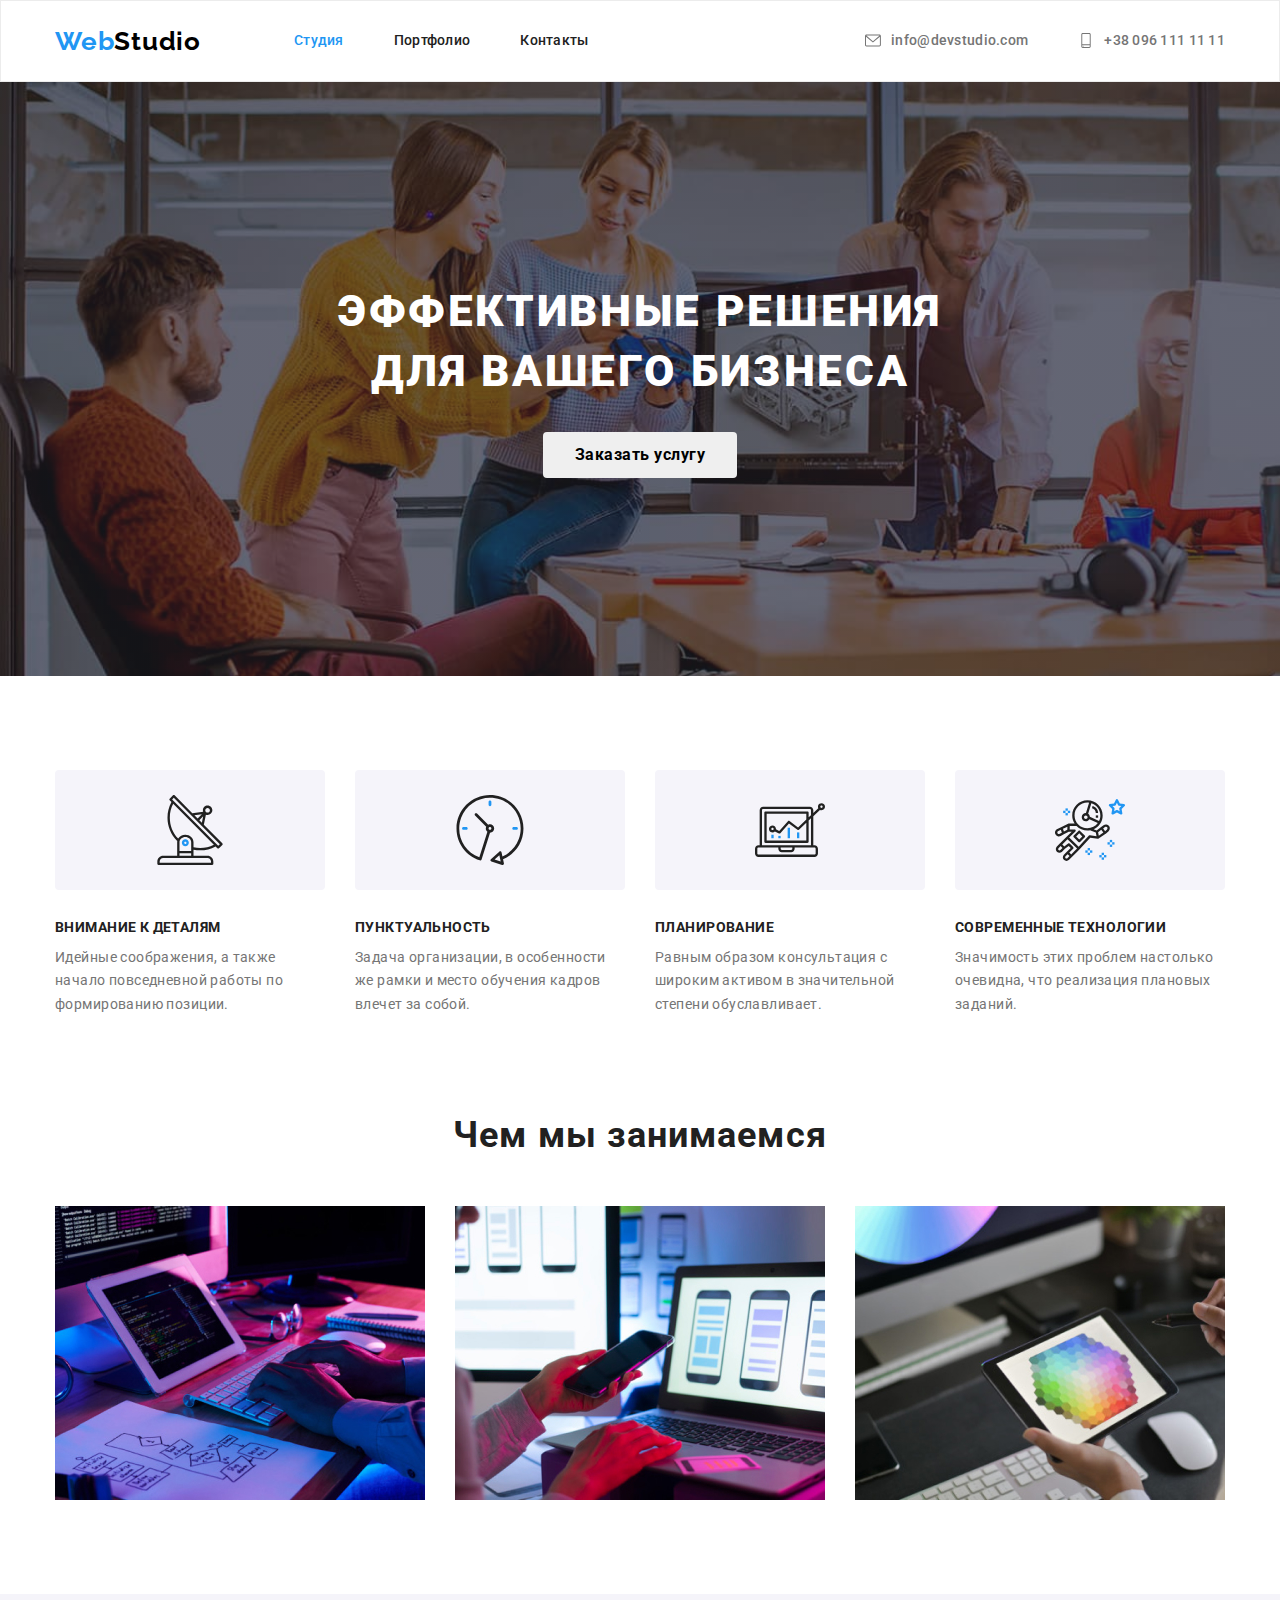
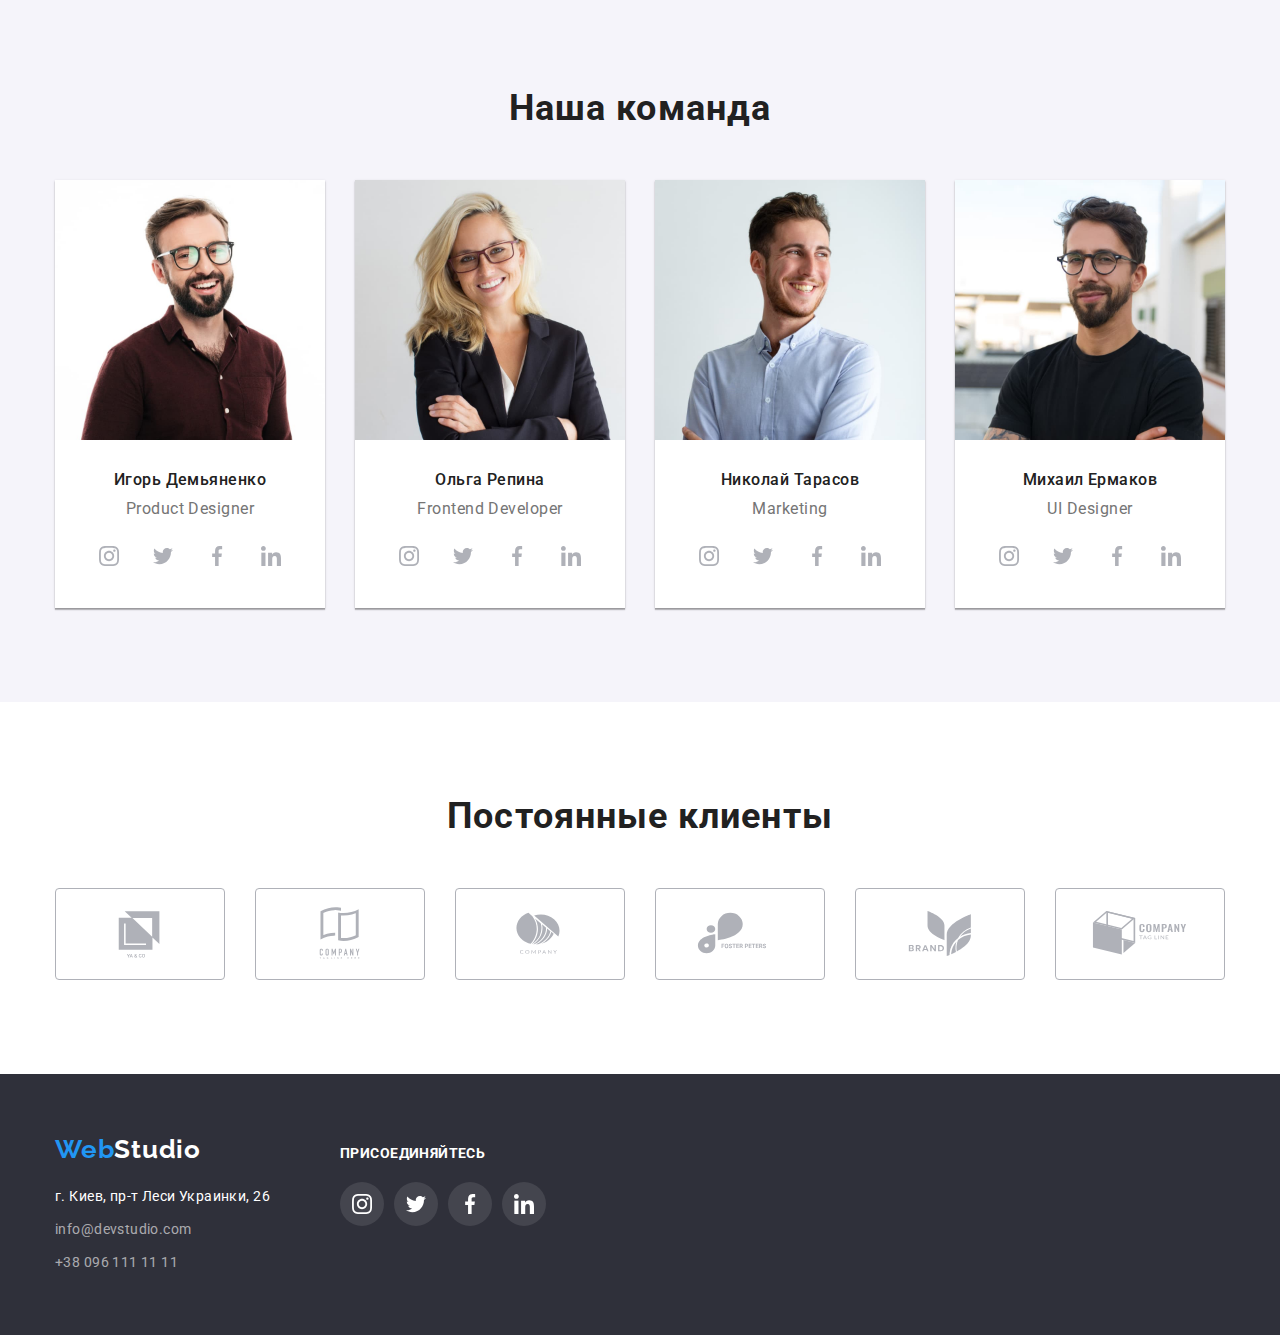
<file: index.html>
<!DOCTYPE html>
<html lang="ru">
	<head>
		<meta charset="UTF-8" />
		<meta http-equiv="X-UA-Compatible" content="IE=edge" />
		<meta name="viewport" content="width=device-width, initial-scale=1.0" />
		<title>Студия</title>
		<link rel="preconnect" href="https://fonts.googleapis.com" />
		<link rel="preconnect" href="https://fonts.gstatic.com" crossorigin />
		<link
			href="https://fonts.googleapis.com/css2?family=Raleway:wght@700&family=Roboto:wght@400;500;700;900&display=swap"
			rel="stylesheet"
		/>
		<link rel="stylesheet" href="https://cdn.jsdelivr.net/npm/modern-normalize@1.1.0/modern-normalize.min.css" />
		<link rel="stylesheet" href="./css/styles.css" />
	</head>
	<body>
		<!-- header -->
		<header class="header">
			<div class="container header-container">
				<nav class="nav">
					<a class="logo-link link" href="./index.html"> <span class="accent-logo">Web</span>Studio</a>
					<ul class="nav-list list">
						<li class="nav-item">
							<a class="nav-link current link" href="./index.html">Студия</a>
						</li>
						<li class="nav-item">
							<a class="nav-link link" href="./portfolio.html">Портфолио</a>
						</li>
						<li class="nav-item">
							<a class="nav-link link" href="/">Контакты</a>
						</li>
					</ul>
				</nav>
				<ul class="contact-list list">
					<li class="contact-item">
						<a class="contact-link link" href="mailto:info@devstudio.com">
							<svg class="icon-envelope" width="16" height="15">
								<use href="./images/svg/symbol-defs.svg#icon-envelope" width="16" height="15"></use>
							</svg>
							info@devstudio.com</a
						>
					</li>
					<li class="contact-item">
						<a class="contact-link link" href="tel:+380961111111">
							<svg class="icon-smartphone" width="16" height="15">
								<use href="./images/svg/symbol-defs.svg#icon-smartphone"></use>
							</svg>
							+38 096 111 11 11</a
						>
					</li>
				</ul>
			</div>
		</header>
		<!-- main -->
		<main>
			<!-- hero -->
			<section class="section-hero section img-hero">
				<div class="container hero-contanier">
					<h1 class="main-title">
						Эффективные решения <br />
						для вашего бизнеса
					</h1>
					<button class="service-button" type="button">Заказать услугу</button>
				</div>
			</section>
			<!-- Attention to detail -->
			<section class="section-detail section">
				<div class="container detail-container">
					<h2 class="title-all title-hidden">Наши особенности</h2>
					<ul class="detail-list list">
						<li class="detail-item">
							<div class="icon-position-details">
								<svg class="icon-detail" width="70" height="70">
									<use href="./images/svg/symbol-defs.svg#icon-antenna"></use>
								</svg>
							</div>

							<h3 class="subtitle-detail">Внимание к деталям</h3>
							<p class="text-detail">
								Идейные соображения, а также начало повседневной работы по формированию позиции.
							</p>
						</li>
						<li class="detail-item">
							<div class="icon-position-details">
								<svg class="icon-detail" width="70" height="70">
									<use href="./images/svg/symbol-defs.svg#icon-clock"></use>
								</svg>
							</div>

							<h3 class="subtitle-detail">Пунктуальность</h3>
							<p class="text-detail">
								Задача организации, в особенности же рамки и место обучения кадров влечет за собой.
							</p>
						</li>
						<li class="detail-item">
							<div class="icon-position-details">
								<svg class="icon-detail" width="70" height="70">
									<use href="./images/svg/symbol-defs.svg#icon-diagram"></use>
								</svg>
							</div>
							<h3 class="subtitle-detail">Планирование</h3>
							<p class="text-detail">
								Равным образом консультация с широким активом в значительной степени обуславливает.
							</p>
						</li>
						<li class="detail-item">
							<div class="icon-position-details">
								<svg class="icon-detail" width="70" height="70">
									<use href="./images/svg/symbol-defs.svg#icon-astronaut"></use>
								</svg>
							</div>
							<h3 class="subtitle-detail">Современные технологии</h3>
							<p class="text-detail"> Значимость этих проблем настолько очевидна, что реализация плановых заданий. </p>
						</li>
					</ul>
				</div>
			</section>
			<!-- What are we doing -->
			<section class="section-doing section">
				<div class="container">
					<h2 class="title-all">Чем мы занимаемся</h2>
					<ul class="doing-list list">
						<li class="doing-item">
							<img
								class="image-doing"
								src="./images/doing/img-sec-doing-first.jpg"
								alt="человек набирает програмный код"
								width="370"
								height="294"
							/>
						</li>
						<li class="doing-item">
							<img
								class="image-doing"
								src="./images/doing/img-sec-doing-second.jpg"
								alt="человек создает дизайн телефона на наутбуке"
								width="370"
								height="294"
							/>
						</li>
						<li class="doing-item">
							<img
								class="image-doing"
								src="./images/doing/img-sec-doing-third.jpg"
								alt="человек рисует на планшете"
								width="370"
								height="294"
							/>
						</li>
					</ul>
				</div>
			</section>
			<!-- our team -->
			<section class="section-team section">
				<div class="container">
					<h2 class="title-all">Наша команда</h2>
					<ul class="team-list list">
						<li class="team-item">
							<img
								class="image-team"
								src="./images/our_team/img-demianenko.jpg"
								alt="Игорь Демьяненко"
								width="270"
								height="260"
							/>
							<div class="border-team">
								<h3 class="subtitle-team">Игорь Демьяненко</h3>
								<p class="text-team" lang="en">Product Designer</p>
								<ul class="list-social list">
									<li class="social-item">
										<a class="link-team link" href="">
											<svg class="icon-social" width="20" height="20">
												<use href="./images/svg/symbol-defs.svg#icon-instagram"></use>
											</svg>
										</a>
									</li>
									<li class="social-item">
										<a class="link-team link" href="">
											<svg class="icon-social" width="20" height="20">
												<use href="./images/svg/symbol-defs.svg#icon-twitter"></use>
											</svg>
										</a>
									</li>
									<li class="social-item">
										<a class="link-team link" href="">
											<svg class="icon-social" width="20" height="20">
												<use href="./images/svg/symbol-defs.svg#icon-facebook"></use>
											</svg>
										</a>
									</li>
									<li class="social-item">
										<a class="link-team link" href="">
											<svg class="icon-social" width="20" height="20">
												<use href="./images/svg/symbol-defs.svg#icon-linkedin"></use>
											</svg>
										</a>
									</li>
								</ul>
							</div>
						</li>
						<li class="team-item">
							<img
								class="image-team"
								src="./images/our_team/img-repina.jpg"
								alt="Ольга Репина"
								width="270"
								height="260"
							/>
							<div class="border-team">
								<h3 class="subtitle-team">Ольга Репина</h3>
								<p class="text-team" lang="en">Frontend Developer</p>
								<ul class="list-social list">
									<li class="social-item">
										<a class="link-team link" href="">
											<svg class="icon-social" width="20" height="20">
												<use href="./images/svg/symbol-defs.svg#icon-instagram"></use>
											</svg>
										</a>
									</li>
									<li class="social-item">
										<a class="link-team link" href="">
											<svg class="icon-social" width="20" height="20">
												<use href="./images/svg/symbol-defs.svg#icon-twitter"></use>
											</svg>
										</a>
									</li>
									<li class="social-item">
										<a class="link-team link" href="">
											<svg class="icon-social" width="20" height="20">
												<use href="./images/svg/symbol-defs.svg#icon-facebook"></use>
											</svg>
										</a>
									</li>
									<li class="social-item">
										<a class="link-team link" href="">
											<svg class="icon-social" width="20" height="20">
												<use href="./images/svg/symbol-defs.svg#icon-linkedin"></use>
											</svg>
										</a>
									</li>
								</ul>
							</div>
						</li>
						<li class="team-item">
							<img
								class="image-team"
								src="./images/our_team/img-tarasov.jpg"
								alt="Николай Тарасов"
								width="270"
								height="260"
							/>
							<div class="border-team">
								<h3 class="subtitle-team">Николай Тарасов</h3>
								<p class="text-team" lang="en">Marketing</p>
								<ul class="list-social list">
									<li class="social-item">
										<a class="link-team link" href="">
											<svg class="icon-social" width="20" height="20">
												<use href="./images/svg/symbol-defs.svg#icon-instagram"></use>
											</svg>
										</a>
									</li>
									<li class="social-item">
										<a class="link-team link" href="">
											<svg class="icon-social" width="20" height="20">
												<use href="./images/svg/symbol-defs.svg#icon-twitter"></use>
											</svg>
										</a>
									</li>
									<li class="social-item">
										<a class="link-team link" href="">
											<svg class="icon-social" width="20" height="20">
												<use href="./images/svg/symbol-defs.svg#icon-facebook"></use>
											</svg>
										</a>
									</li>
									<li class="social-item">
										<a class="link-team link" href="">
											<svg class="icon-social" width="20" height="20">
												<use href="./images/svg/symbol-defs.svg#icon-linkedin"></use>
											</svg>
										</a>
									</li>
								</ul>
							</div>
						</li>
						<li class="team-item">
							<img
								class="image-team"
								src="./images/our_team/img-ermakov.jpg"
								alt="Михаил Ермаков"
								width="270"
								height="260"
							/>
							<div class="border-team">
								<h3 class="subtitle-team">Михаил Ермаков</h3>
								<p class="text-team" lang="en">UI Designer</p>
								<ul class="list-social list">
									<li class="social-item">
										<a class="link-team link" href="">
											<svg class="icon-social" width="20" height="20">
												<use href="./images/svg/symbol-defs.svg#icon-instagram"></use>
											</svg>
										</a>
									</li>
									<li class="social-item">
										<a class="link-team link" href="">
											<svg class="icon-social" width="20" height="20">
												<use href="./images/svg/symbol-defs.svg#icon-twitter"></use>
											</svg>
										</a>
									</li>
									<li class="social-item">
										<a class="link-team link" href="">
											<svg class="icon-social" width="20" height="20">
												<use href="./images/svg/symbol-defs.svg#icon-facebook"></use>
											</svg>
										</a>
									</li>
									<li class="social-item">
										<a class="link-team link" href="">
											<svg class="icon-social" width="20" height="20">
												<use href="./images/svg/symbol-defs.svg#icon-linkedin"></use>
											</svg>
										</a>
									</li>
								</ul>
							</div>
						</li>
					</ul>
				</div>
			</section>
			<!-- regular clients -->
			<section class="section">
				<h2 class="title-all">Постоянные клиенты</h2>
				<ul class="clients-list list">
					<li class="clients-item">
						<a class="link-clients link" href="">
							<svg class="icon-clients" width="106" height="60">
								<use href="./images/svg/symbol-defs.svg#icon-Logo-1"></use>
							</svg>
						</a>
					</li>
					<li class="clients-item">
						<a class="link-clients link" href="">
							<svg class="icon-clients" width="106" height="60">
								<use href="./images/svg/symbol-defs.svg#icon-Logo-2"></use>
							</svg>
						</a>
					</li>
					<li class="clients-item">
						<a class="link-clients link" href="">
							<svg class="icon-clients" width="106" height="60">
								<use href="./images/svg/symbol-defs.svg#icon-Logo-3"></use>
							</svg>
						</a>
					</li>
					<li class="clients-item">
						<a class="link-clients link" href="">
							<svg class="icon-clients" width="106" height="60">
								<use href="./images/svg/symbol-defs.svg#icon-Logo-4"></use>
							</svg>
						</a>
					</li>
					<li class="clients-item">
						<a class="link-clients link" href="">
							<svg class="icon-clients" width="106" height="60">
								<use href="./images/svg/symbol-defs.svg#icon-Logo-5"></use>
							</svg>
						</a>
					</li>
					<li class="clients-item">
						<a class="link-clients link" href="">
							<svg class="icon-clients" width="106" height="60">
								<use href="./images/svg/symbol-defs.svg#icon-Logo-6"></use>
							</svg>
						</a>
					</li>
				</ul>
			</section>
		</main>
		<!-- footer -->
		<footer class="footer">
			<div class="container footer-container">
				<div class="wrapper-logo-address">
					<a class="logo-footer link" href="./index.html"> <span class="accent-logo">Web</span>Studio</a>
					<address class="address">
						<p class="text-footer">г. Киев, пр-т Леси Украинки, 26</p>
						<ul class="list-footer list">
							<li class="item-footer">
								<a class="contact-footer link" href="mailto:info@devstudio.com">info@devstudio.com</a>
							</li>
							<li class="item-footer">
								<a class="contact-footer link" href="tel:+380961111111">+38 096 111 11 11</a>
							</li>
						</ul>
					</address>
				</div>
				<div class="wrapper-link-icon">
					<p class="text-social-footer">присоединяйтесь</p>
					<ul class="list-social-footer list">
						<li class="social-item-footer">
							<a class="link-team-footer link" href="">
								<svg class="icon-social-footer" width="20" height="20">
									<use href="./images/svg/symbol-defs.svg#icon-instagram"></use>
								</svg>
							</a>
						</li>
						<li class="social-item-footer">
							<a class="link-team-footer link" href="">
								<svg class="icon-social-footer" width="20" height="20">
									<use href="./images/svg/symbol-defs.svg#icon-twitter"></use>
								</svg>
							</a>
						</li>
						<li class="social-item-footer">
							<a class="link-team-footer link" href="">
								<svg class="icon-social-footer" width="20" height="20">
									<use href="./images/svg/symbol-defs.svg#icon-facebook"></use>
								</svg>
							</a>
						</li>
						<li class="social-item-footer">
							<a class="link-team-footer link" href="">
								<svg class="icon-social-footer" width="20" height="20">
									<use href="./images/svg/symbol-defs.svg#icon-linkedin"></use>
								</svg>
							</a>
						</li>
					</ul>
				</div>
			</div>
		</footer>
	</body>
</html>
</file>
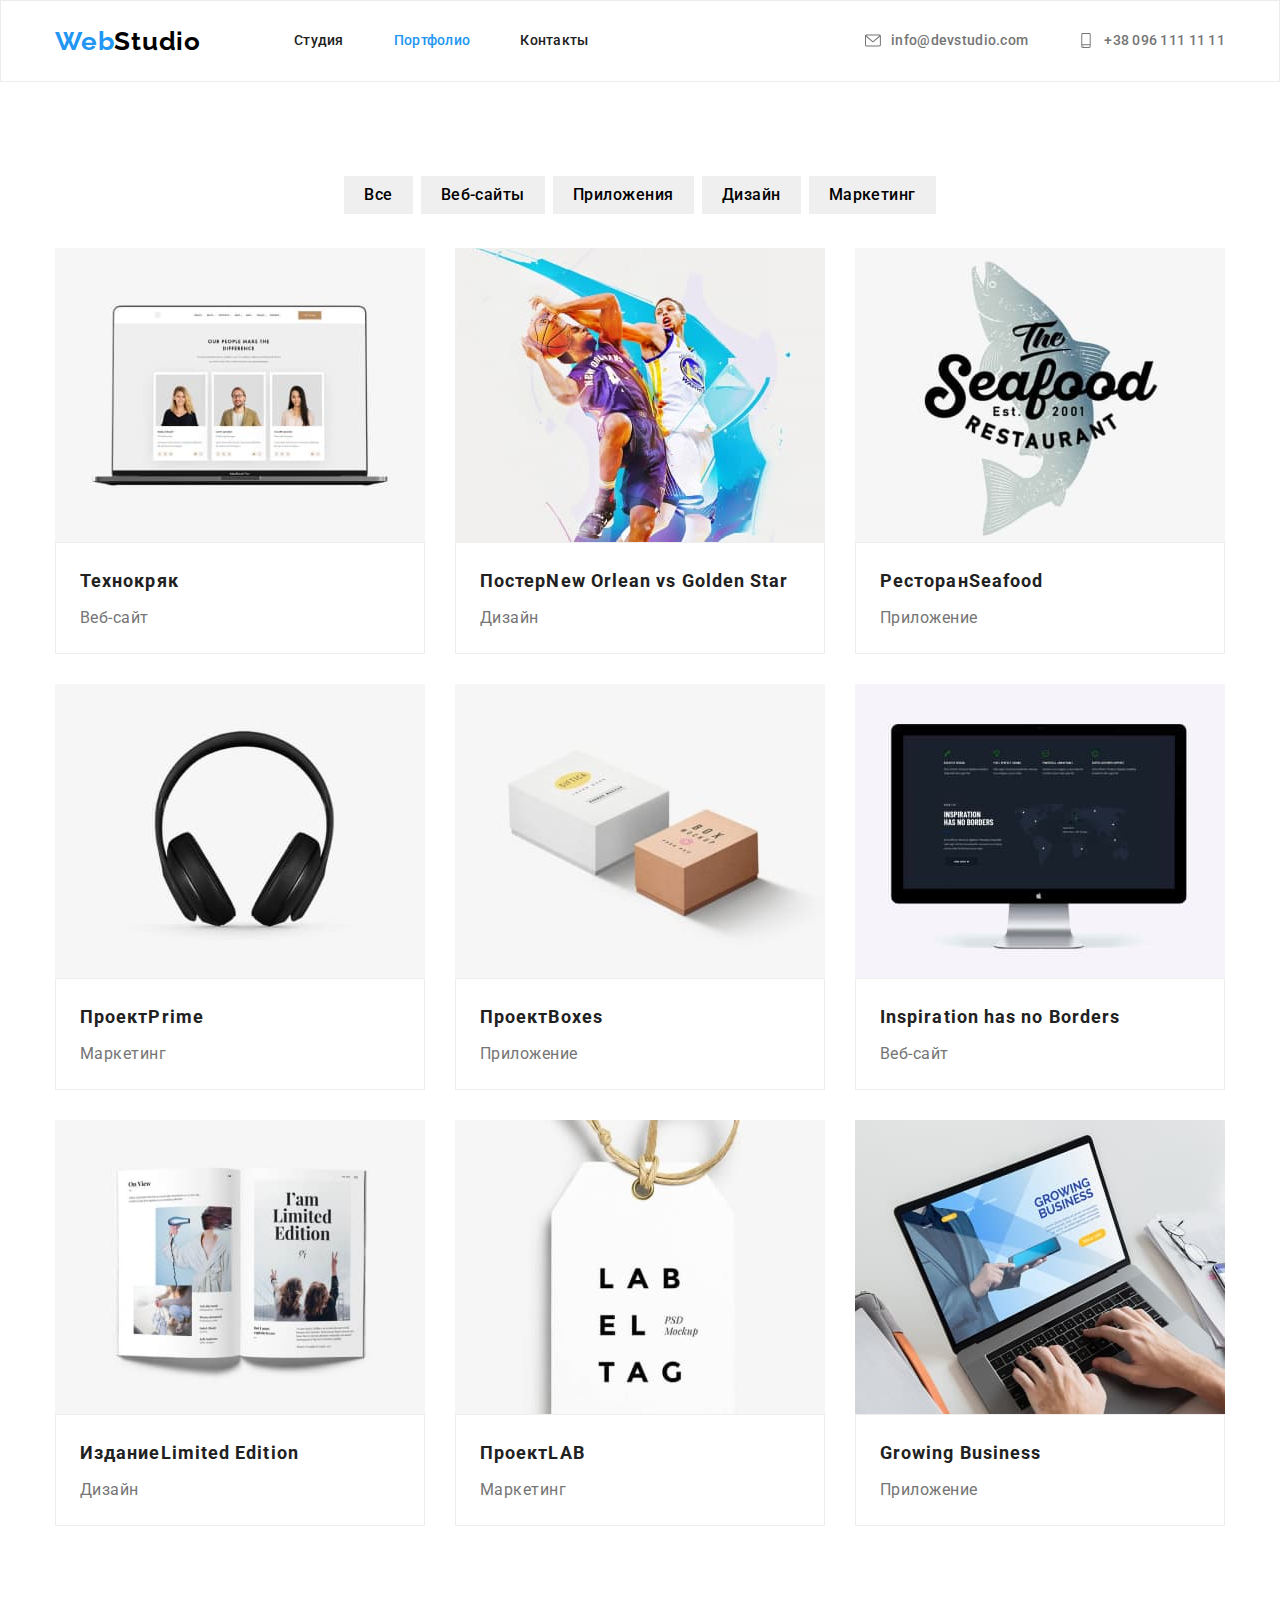
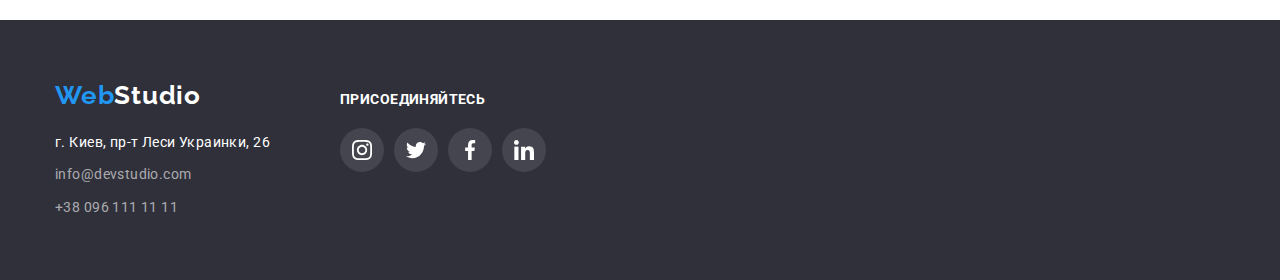
<file: portfolio.html>
<!DOCTYPE html>
<html lang="en">
	<head>
		<meta charset="UTF-8" />
		<meta http-equiv="X-UA-Compatible" content="IE=edge" />
		<meta name="viewport" content="width=device-width, initial-scale=1.0" />
		<title>Портфолио</title>
		<link rel="preconnect" href="https://fonts.googleapis.com" />
		<link rel="preconnect" href="https://fonts.gstatic.com" crossorigin />
		<link
			href="https://fonts.googleapis.com/css2?family=Raleway:wght@700&family=Roboto:wght@400;500;700;900&display=swap"
			rel="stylesheet"
		/>
		<link rel="stylesheet" href="https://cdn.jsdelivr.net/npm/modern-normalize@1.1.0/modern-normalize.min.css" />
		<link rel="stylesheet" href="./css/styles.css" />
	</head>
	<body>
		<!-- header -->
		<header class="header">
			<div class="container header-container">
				<nav class="nav">
					<a class="logo-link link" href="./index.html"> <span class="accent-logo">Web</span>Studio</a>
					<ul class="nav-list list">
						<li class="nav-item">
							<a class="nav-link link" href="./index.html">Студия</a>
						</li>
						<li class="nav-item">
							<a class="nav-link current link" href="./portfolio.html">Портфолио</a>
						</li>
						<li class="nav-item">
							<a class="nav-link link" href="/">Контакты</a>
						</li>
					</ul>
				</nav>
				<ul class="contact-list list">
					<li class="contact-item">
						<a class="contact-link link" href="mailto:info@devstudio.com">
							<svg class="icon-envelope" width="16" height="15">
								<use href="./images/svg/symbol-defs.svg#icon-envelope"></use>
							</svg>
							info@devstudio.com</a
						>
					</li>
					<li class="contact-item">
						<a class="contact-link link" href="tel:+380961111111">
							<svg class="icon-smartphone" width="16" height="15">
								<use href="./images/svg/symbol-defs.svg#icon-smartphone"></use>
							</svg>
							+38 096 111 11 11</a
						>
					</li>
				</ul>
			</div>
		</header>
		<!-- main -->
		<main>
			<section class="section-button section">
				<div class="container">
					<h1 class="title-all title-hidden">Фильтр портфолио</h1>
					<ul class="filter-list list">
						<li class="filter-item"><button class="filter-button" type="button">Все</button></li>
						<li class="filter-item"><button class="filter-button" type="button">Веб-сайты</button></li>
						<li class="filter-item"><button class="filter-button" type="button">Приложения</button></li>
						<li class="filter-item"><button class="filter-button" type="button">Дизайн</button></li>
						<li class="filter-item"><button class="filter-button" type="button">Маркетинг</button></li>
					</ul>
					<ul class="list-portfolio list">
						<li class="item-portfolio">
							<a class="link-portfolio link" href="">
								<img
									class="image-portfolio"
									src="./images/portfolio/img1.jpg"
									alt="ноутбук с открытым вэб Веб-сайтом"
									width="370"
									height="294"
								/>
								<div class="image-portfolio-border">
									<h2 class="subtitle-portfolio">Технокряк</h2>
									<p class="text-portfolio">Веб-сайт</p>
								</div>
							</a>
						</li>
						<li class="item-portfolio">
							<a class="link-portfolio link" href="">
								<img
									class="image-portfolio"
									src="./images/portfolio/img2.jpg"
									alt="постер New Orlean vs Golden Star"
									width="370"
									height="294"
								/>
								<div class="image-portfolio-border">
									<h2 class="subtitle-portfolio"> Постер<span lang="en">New Orlean vs Golden Star</span> </h2>
									<p class="text-portfolio">Дизайн</p>
								</div>
							</a>
						</li>
						<li class="item-portfolio">
							<a class="link-portfolio link" href="">
								<img
									class="image-portfolio"
									src="./images/portfolio/img3.jpg"
									alt="логотип ресторан Seafood"
									width="370"
									height="294"
								/>
								<div class="image-portfolio-border">
									<h2 class="subtitle-portfolio">Ресторан<span lang="en">Seafood</span></h2>
									<p class="text-portfolio">Приложение</p>
								</div>
							</a>
						</li>
						<li class="item-portfolio">
							<a class="link-portfolio link" href="">
								<img
									class="image-portfolio"
									src="./images/portfolio/img4.jpg"
									alt="наушники"
									width="370"
									height="294"
								/>
								<div class="image-portfolio-border">
									<h2 class="subtitle-portfolio">Проект<span lang="en">Prime</span></h2>
									<p class="text-portfolio">Маркетинг</p>
								</div>
							</a>
						</li>
						<li class="item-portfolio">
							<a class="link-portfolio link" href="">
								<img
									class="image-portfolio"
									src="./images/portfolio/img5.jpg"
									alt="белая коробка и коричневая коробка"
									width="370"
									height="294"
								/>
								<div class="image-portfolio-border">
									<h2 class="subtitle-portfolio">Проект<span lang="en">Boxes</span></h2>
									<p class="text-portfolio">Приложение</p>
								</div>
							</a>
						</li>
						<li class="item-portfolio">
							<a class="link-portfolio link" href="">
								<img
									class="image-portfolio"
									src="./images/portfolio/img6.jpg"
									alt="монитор с Веб-сайтом"
									width="370"
									height="294"
								/>
								<div class="image-portfolio-border">
									<h2 class="subtitle-portfolio" lang="en">Inspiration has no Borders</h2>
									<p class="text-portfolio">Веб-сайт</p>
								</div>
							</a>
						</li>
						<li class="item-portfolio">
							<a class="link-portfolio link" href="">
								<img
									class="image-portfolio"
									src="./images/portfolio/img7.jpg"
									alt="развернутая книга"
									width="370"
									height="294"
								/>
								<div class="image-portfolio-border">
									<h2 class="subtitle-portfolio">Издание<span lang="en">Limited Edition</span></h2>
									<p class="text-portfolio">Дизайн</p>
								</div>
							</a>
						</li>
						<li class="item-portfolio">
							<a class="link-portfolio link" href="">
								<img
									class="image-portfolio"
									src="./images/portfolio/img8.jpg"
									alt="рекламная бирка"
									width="370"
									height="294"
								/>
								<div class="image-portfolio-border">
									<h2 class="subtitle-portfolio">Проект<span lang="en">LAB</span></h2>
									<p class="text-portfolio">Маркетинг</p>
								</div>
							</a>
						</li>
						<li class="item-portfolio">
							<a class="link-portfolio link" href="">
								<img
									class="image-portfolio"
									src="./images/portfolio/img9.jpg"
									alt="человек работает на наутбуке"
									width="370"
									height="294"
								/>
								<div class="image-portfolio-border">
									<h2 class="subtitle-portfolio">Growing Business</h2>
									<p class="text-portfolio">Приложение</p>
								</div>
							</a>
						</li>
					</ul>
				</div>
			</section>
		</main>
		<!-- footer -->
		<footer class="footer">
			<div class="container footer-container">
				<div class="wrapper-logo-address">
					<a class="logo-footer link" href="./index.html"> <span class="accent-logo">Web</span>Studio</a>
					<address class="address">
						<p class="text-footer">г. Киев, пр-т Леси Украинки, 26</p>
						<ul class="list-footer list">
							<li class="item-footer">
								<a class="contact-footer link" href="mailto:info@devstudio.com">info@devstudio.com</a>
							</li>
							<li class="item-footer">
								<a class="contact-footer link" href="tel:+380961111111">+38 096 111 11 11</a>
							</li>
						</ul>
					</address>
				</div>
				<div class="wrapper-link-icon">
					<p class="text-social-footer">присоединяйтесь</p>
					<ul class="list-social-footer list">
						<li class="social-item-footer">
							<a class="link-team-footer link" href="">
								<svg class="icon-social-footer" width="20" height="20">
									<use href="./images/svg/symbol-defs.svg#icon-instagram"></use>
								</svg>
							</a>
						</li>
						<li class="social-item-footer">
							<a class="link-team-footer link" href="">
								<svg class="icon-social-footer" width="20" height="20">
									<use href="./images/svg/symbol-defs.svg#icon-twitter"></use>
								</svg>
							</a>
						</li>
						<li class="social-item-footer">
							<a class="link-team-footer link" href="">
								<svg class="icon-social-footer" width="20" height="20">
									<use href="./images/svg/symbol-defs.svg#icon-facebook"></use>
								</svg>
							</a>
						</li>
						<li class="social-item-footer">
							<a class="link-team-footer link" href="">
								<svg class="icon-social-footer" width="20" height="20">
									<use href="./images/svg/symbol-defs.svg#icon-linkedin"></use>
								</svg>
							</a>
						</li>
					</ul>
				</div>
			</div>
		</footer>
	</body>
</html>
</file>
<file: css/styles.css>
:root {
	--accent-color: #2196f3;
	--another-color: #212121;
	--subtitle-color: #757575;
	--headbg-color: #ffffff;
	--logo-color: #000000;
	--footer-background: #2f303a;
	--team-background: #f5f4fa;
	--contact-color-footer: rgba(255, 255, 255, 0.6);
	--border-portfolio: #eeeeee;
	--border-header: #ececec;
	--hero-background: #c4c4c4;
	--bg-color-detail: #f5f4fa;
	--icon-fill: #afb1b8;
	--bg-color-icon-footer: rgba(255, 255, 255, 0.1);
}

h1,
h2,
h3,
p {
	margin-top: 0;
	margin-bottom: 0;
}

ul,
ol {
	margin-top: 0;
	margin-bottom: 0;
	padding-left: 0;
}

img {
	display: block;
	max-width: 100%;
	height: auto;
}

button {
	cursor: pointer;
}

.list {
	list-style: none;
}
.link {
	text-decoration: none;
}

.container {
	width: 1200px;
	margin-left: auto;
	margin-right: auto;
	padding-left: 15px;
	padding-right: 15px;
}

.section {
	padding-top: 94px;
	padding-bottom: 94px;
}
/* ======================== COMPONENTS ======================= */
body {
	font-family: "Roboto", sans-serif;
	color: var(--another-color);
}

.contact-link {
	font-weight: 500;
	font-size: 14px;
	line-height: 1.14;
	letter-spacing: 0.02em;

	color: var(--subtitle-color);
}
.contact-link:hover,
.contact-link:focus {
	color: var(--accent-color);
}

.title-all {
	font-weight: 700;
	font-size: 36px;
	line-height: 1.16;
	text-align: center;
	letter-spacing: 0.03em;
	margin-bottom: 50px;
}

/* ======================== HEADER ======================== */

.header {
	background-color: var(--headbg-color);
	border: 1px solid var(--border-header);
}

.logo-link {
	margin-right: 93px;
	font-family: "Raleway", sans-serif;
	font-weight: 700;
	font-size: 26px;
	line-height: 1.19;
	letter-spacing: 0.03em;
	color: var(--logo-color);
}

.accent-logo {
	color: var(--accent-color);
}
.nav-link {
	font-weight: 500;
	font-size: 14px;
	line-height: 1.14;
	letter-spacing: 0.02em;
	color: var(--another-color);
}

.nav-link:hover,
.nav-link:focus {
	color: var(--accent-color);
}

.nav-link.current {
	color: var(--accent-color);
}

.nav {
	display: flex;
	align-items: center;
}

.nav-list {
	display: flex;
	align-items: center;
}

.nav-list .link {
	display: block;
	padding-top: 32px;
	padding-bottom: 32px;
}
.nav-item:not(:last-child) {
	margin-right: 50px;
}

.contact-list {
	display: flex;
	align-items: center;

	margin-left: auto;
}

.contact-list .link {
	padding-top: 32px;
	padding-bottom: 32px;
}

.header-container {
	display: flex;
	align-items: center;
}
.contact-list .contact-item + .contact-item {
	margin-left: 50px;
}

.contact-link {
	display: flex;
	fill: var(--subtitle-color);
}

.contact-link:hover,
.contact-link:focus {
	fill: var(--accent-color);
}

.icon-envelope {
	width: 16px;
	height: 15px;
	margin-right: 10px;
}
.icon-smartphone {
	width: 16px;
	height: 15px;
	margin-right: 10px;
}
/* ======================== HERO ======================== */
.section-hero {
	background-color: var(--hero-background);

	text-align: center;
	padding-top: 200px;
	padding-bottom: 198px;
}

.img-hero {
	background-image: linear-gradient(rgba(47, 48, 58, 0.4), rgba(47, 48, 58, 0.4)), url(../images/hero/Img-hero.jpg);
	background-size: cover;
	max-width: 1600px;
	margin: 0 auto;
}

.main-title {
	margin-bottom: 30px;
}

.main-title {
	font-weight: 900;
	font-size: 44px;
	line-height: 1.36;
	letter-spacing: 0.06em;
	text-transform: uppercase;
	color: var(--headbg-color);
}

.service-button:hover,
.service-button:focus {
	background-color: var(--accent-color);
	color: var(--headbg-color);
}

.service-button {
	padding: 10px 32px;
	font-family: inherit;
	font-weight: 700;
	font-size: 16px;
	line-height: 1.62;
	letter-spacing: 0.03em;
	border: none;
	border-radius: 4px;
}

/* ======================== Attention to detail ======================== */

.detail-list {
	display: flex;
	gap: 30px;
}

.subtitle-detail {
	margin-bottom: 10px;
}

.title-hidden {
	position: absolute;
	width: 1px;
	height: 1px;
	margin: -1px;
	padding: 0;
	overflow: hidden;
	border: 0;
	clip: rect(0 0 0 0);
}

.subtitle-detail {
	font-weight: 700;
	font-size: 14px;
	line-height: 1.14;
	letter-spacing: 0.03em;
	text-transform: uppercase;
	margin-bottom: 10px;
	width: 270px;
	height: 16px;
}

.text-detail {
	font-size: 14px;
	line-height: 1.71;
	letter-spacing: 0.03em;
	color: var(--subtitle-color);
	width: 270px;
	height: 75px;
}

/* .icon-detail {
	margin-bottom: 30px;
	margin: 25px 100px;
} */
.icon-position-details {
	display: flex;
	align-items: center;
	justify-content: center;
	height: 120px;
	margin-bottom: 30px;
	background-color: var(--bg-color-detail);
	border-radius: 4px;
}
/* ======================== What are we doing ======================== */
.section-doing {
	padding-top: 0px;
}
.doing-list {
	display: flex;
	flex-wrap: wrap;
}

.doing-item:not(:nth-child(3n)) {
	margin-right: 30px;
}

.doing-item:nth-child(n + 4) {
	margin-top: 30px;
}

/* ======================== our team ======================== */
.section-team {
	background: var(--team-background);
}

.team-list {
	display: flex;
	align-items: center;
	gap: 30px;
}

.team-item {
	background: var(--headbg-color);
	box-shadow: 0px 1px 3px rgba(0, 0, 0, 0.12), 0px 1px 1px rgba(0, 0, 0, 0.14), 0px 2px 1px rgba(0, 0, 0, 0.2);
}
.border-team {
	padding-top: 30px;
	padding-bottom: 30px;
	border-radius: 0px 0px 4px 4px;
}

.subtitle-team {
	font-weight: 500;
	font-size: 16px;
	line-height: 1.19;
	text-align: center;
	letter-spacing: 0.03em;
	margin-bottom: 10px;
}

.text-team {
	line-height: 1.19;
	letter-spacing: 0.03em;
	text-align: center;
	color: var(--subtitle-color);
	margin-bottom: 16px;
}

.list-social {
	display: flex;
	justify-content: center;
	gap: 10px;
}

.link-team {
	display: flex;
	justify-content: center;
	align-items: center;
	width: 44px;
	height: 44px;
	border-radius: 50%;
	background-color: var(--headbg-color);
	fill: var(--icon-fill);
}

.link-team:hover,
.link-team:focus {
	background-color: var(--accent-color);
}

.link-team:hover .icon-social,
.link-team:focus .icon-social {
	fill: var(--headbg-color);
}

/* ==================== regular clients =================== */

.clients-list {
	display: flex;
	justify-content: center;
	gap: 30px;
}

.clients-item {
	width: 170px;
	height: 92px;
}

.link-clients {
	width: 100%;
	height: 100%;
	display: flex;
	align-items: center;
	justify-content: center;
	border: 1px solid var(--icon-fill);
	border-radius: 4px;
	fill: var(--icon-fill);
}

.link-clients:hover,
.link-clients:focus {
	fill: var(--accent-color);
	border: 1px solid var(--accent-color);
}

/* ======================== footer ======================== */
.footer {
	background-color: var(--footer-background);
	max-width: 1600px;
	margin: 0 auto;
	padding-top: 60px;
	padding-bottom: 60px;
}
.footer-container {
	display: flex;
	align-items: baseline;
}
.logo-footer {
	font-family: "Raleway", sans-serif;
	font-style: normal;
	font-weight: 700;
	font-size: 26px;
	line-height: 1.19;
	letter-spacing: 0.03em;
	color: var(--headbg-color);
	display: block;
	margin-bottom: 20px;
}

.text-footer {
	font-style: normal;
	font-size: 14px;
	line-height: 1.71;
	letter-spacing: 0.03em;
	color: var(--headbg-color);
	margin-bottom: 9px;
}

.contact-footer {
	font-style: normal;
	font-size: 14px;
	line-height: 1.71;
	letter-spacing: 0.03em;
	color: var(--contact-color-footer);
}

.item-footer:first-child {
	margin-bottom: 9px;
}

.contact-footer:hover,
.contact-footer:focus {
	color: var(--accent-color);
}

.text-social-footer {
	font-style: normal;
	font-weight: 700;
	font-size: 14px;
	line-height: 1.14;
	letter-spacing: 0.03em;
	text-transform: uppercase;
	color: var(--headbg-color);
	margin-bottom: 20px;
}

.list-social-footer {
	display: flex;
	gap: 10px;
}

.link-team-footer {
	display: flex;
	justify-content: center;
	align-items: center;
	width: 44px;
	height: 44px;
	border-radius: 50%;
	background-color: var(--bg-color-icon-footer);
	fill: var(--headbg-color);
}

.link-team-footer:hover,
.link-team-footer:focus {
	background-color: var(--accent-color);
}

.wrapper-logo-address {
	margin-right: 70px;
}
/* ======================== portfolio ========================  */
.filter-list {
	display: flex;
	justify-content: center;
	margin-bottom: 34px;
}

.filter-item:not(:last-child) {
	margin-right: 8px;
}

.filter-item {
	border-radius: 4px;
}

.item-portfolio {
	background-color: var(--headbg-color);
}

.filter-button:hover,
.filter-button:focus {
	background-color: var(--accent-color);
	color: var(--headbg-color);
	box-shadow: 0px 3px 1px rgba(0, 0, 0, 0.1), 0px 1px 2px rgba(0, 0, 0, 0.08), 0px 2px 2px rgba(0, 0, 0, 0.12);
}

.filter-button {
	font-family: inherit;
	font-weight: 500;
	font-size: 16px;
	line-height: 1.62;
	text-align: center;
	letter-spacing: 0.03em;
	border: none;
	padding: 6px 20px;
}

.list-portfolio {
	display: flex;
	flex-wrap: wrap;
	gap: 30px;
}

.image-portfolio-border {
	padding: 20px 24px;
	border: 1px solid var(--border-portfolio);
}

.subtitle-portfolio {
	font-weight: 700;
	font-size: 18px;
	line-height: 2;
	letter-spacing: 0.06em;
	margin-bottom: 4px;
	color: var(--another-color);
}

.text-portfolio {
	line-height: 1.87;
	letter-spacing: 0.03em;
	color: var(--subtitle-color);
}
.link-portfolio {
	display: block;
}

.link-portfolio:hover,
.link-portfolio:focus {
	box-shadow: 0px 1px 1px rgba(0, 0, 0, 0.12), 0px 4px 4px rgba(0, 0, 0, 0.06), 1px 4px 6px rgba(0, 0, 0, 0.16);
}
</file>
